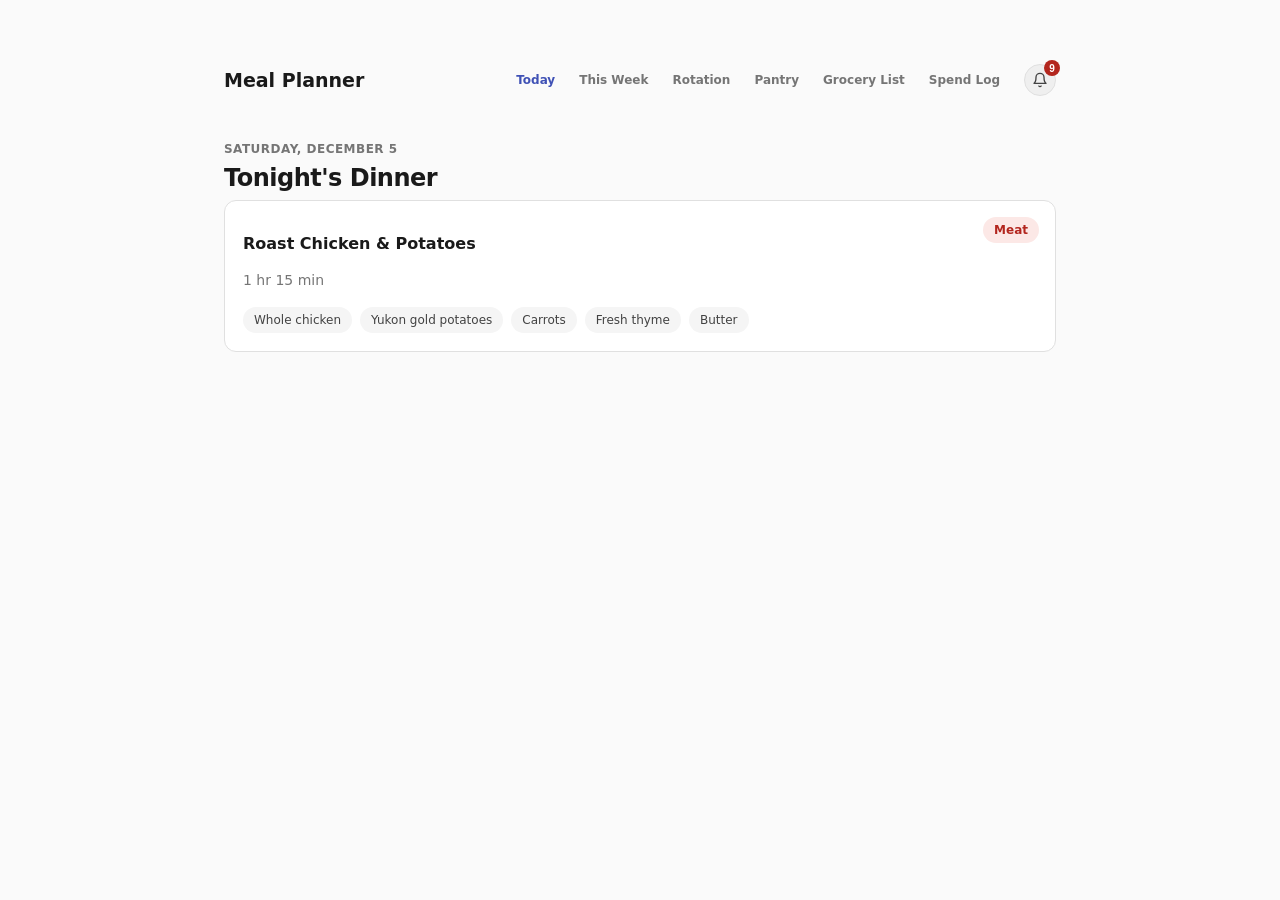
<file: index.html>
<!DOCTYPE html>
<html lang="en">
<head>
<meta charset="utf-8">
<meta name="viewport" content="width=device-width, initial-scale=1">
<title>Meal Planner</title>
<link rel="stylesheet" href="./styles/tokens.css">
<link rel="stylesheet" href="./styles/components.css">
<script src="./data/meals.js" defer></script>
<script src="./data/weeklyPlan.js" defer></script>
<script src="./data/catFoodSchedule.js" defer></script>
<script src="./data/pantry.js" defer></script>
<script src="./scripts/dateUtils.js" defer></script>
<script src="./scripts/planStore.js" defer></script>
<script src="./scripts/mealStore.js" defer></script>
<script src="./scripts/mealTags.js" defer></script>
<script src="./scripts/pantryStore.js" defer></script>
<script src="./scripts/notifications.js" defer></script>
<script src="./scripts/recipeSheet.js" defer></script>
<script src="./scripts/app.js" defer></script>
</head>
<body>
<div class="page">

  <header class="app-header">
    <span class="app-title">Meal Planner</span>
    <div class="app-header-right">
      <nav class="app-nav">
        <a href="./index.html" class="app-nav-link app-nav-link-active">Today</a>
        <a href="./pages/weekly.html" class="app-nav-link">This Week</a>
        <a href="./pages/rotation.html" class="app-nav-link">Rotation</a>
        <a href="./pages/pantry.html" class="app-nav-link">Pantry</a>
        <a href="./pages/grocery.html" class="app-nav-link">Grocery List</a>
        <a href="./pages/spend.html" class="app-nav-link">Spend Log</a>
      </nav>
      <div class="notif-bell-wrap">
        <button type="button" class="btn-icon-round notif-bell-btn" id="notif-bell-btn" aria-label="Notifications">
          <svg width="16" height="16" viewBox="0 0 24 24" fill="none" stroke="currentColor" stroke-width="2" stroke-linecap="round" stroke-linejoin="round" aria-hidden="true"><path d="M6 8a6 6 0 0 1 12 0c0 7 3 9 3 9H3s3-2 3-9"></path><path d="M10.3 21a1.94 1.94 0 0 0 3.4 0"></path></svg>
          <span class="notif-bell-badge" id="notif-bell-badge" hidden></span>
        </button>
        <div class="sheet-overlay" id="notif-overlay" hidden></div>
        <div class="sheet-panel" id="notif-panel" hidden>
          <div class="sheet-panel-header">
            <h2 class="title-h3 sheet-panel-title">Notifications</h2>
            <button type="button" class="btn-icon-round notif-close-btn" id="notif-close-btn" aria-label="Close notifications">×</button>
          </div>
          <div id="notif-list"></div>
        </div>
      </div>
    </div>
  </header>

  <div class="sheet-overlay" id="recipe-overlay" hidden></div>
  <div class="sheet-panel" id="recipe-panel" hidden>
    <div class="sheet-panel-header">
      <h2 class="title-h3 sheet-panel-title" id="recipe-panel-title"></h2>
      <button type="button" class="btn-icon-round" id="recipe-close-btn" aria-label="Close recipe">×</button>
    </div>
    <div id="recipe-panel-body"></div>
  </div>

  <section class="section" aria-labelledby="today-heading">
    <p class="label-eyebrow text-sm" id="today-date"></p>
    <h1 id="today-heading" class="title-h1">Tonight's Dinner</h1>
    <div id="today-meal-card"></div>
  </section>

  <section class="section" id="cat-food-section" aria-labelledby="cat-food-heading" hidden>
    <h2 id="cat-food-heading" class="section-title">Today's Prep</h2>
    <div id="cat-food-card"></div>
  </section>

</div>
</body>
</html>
</file>
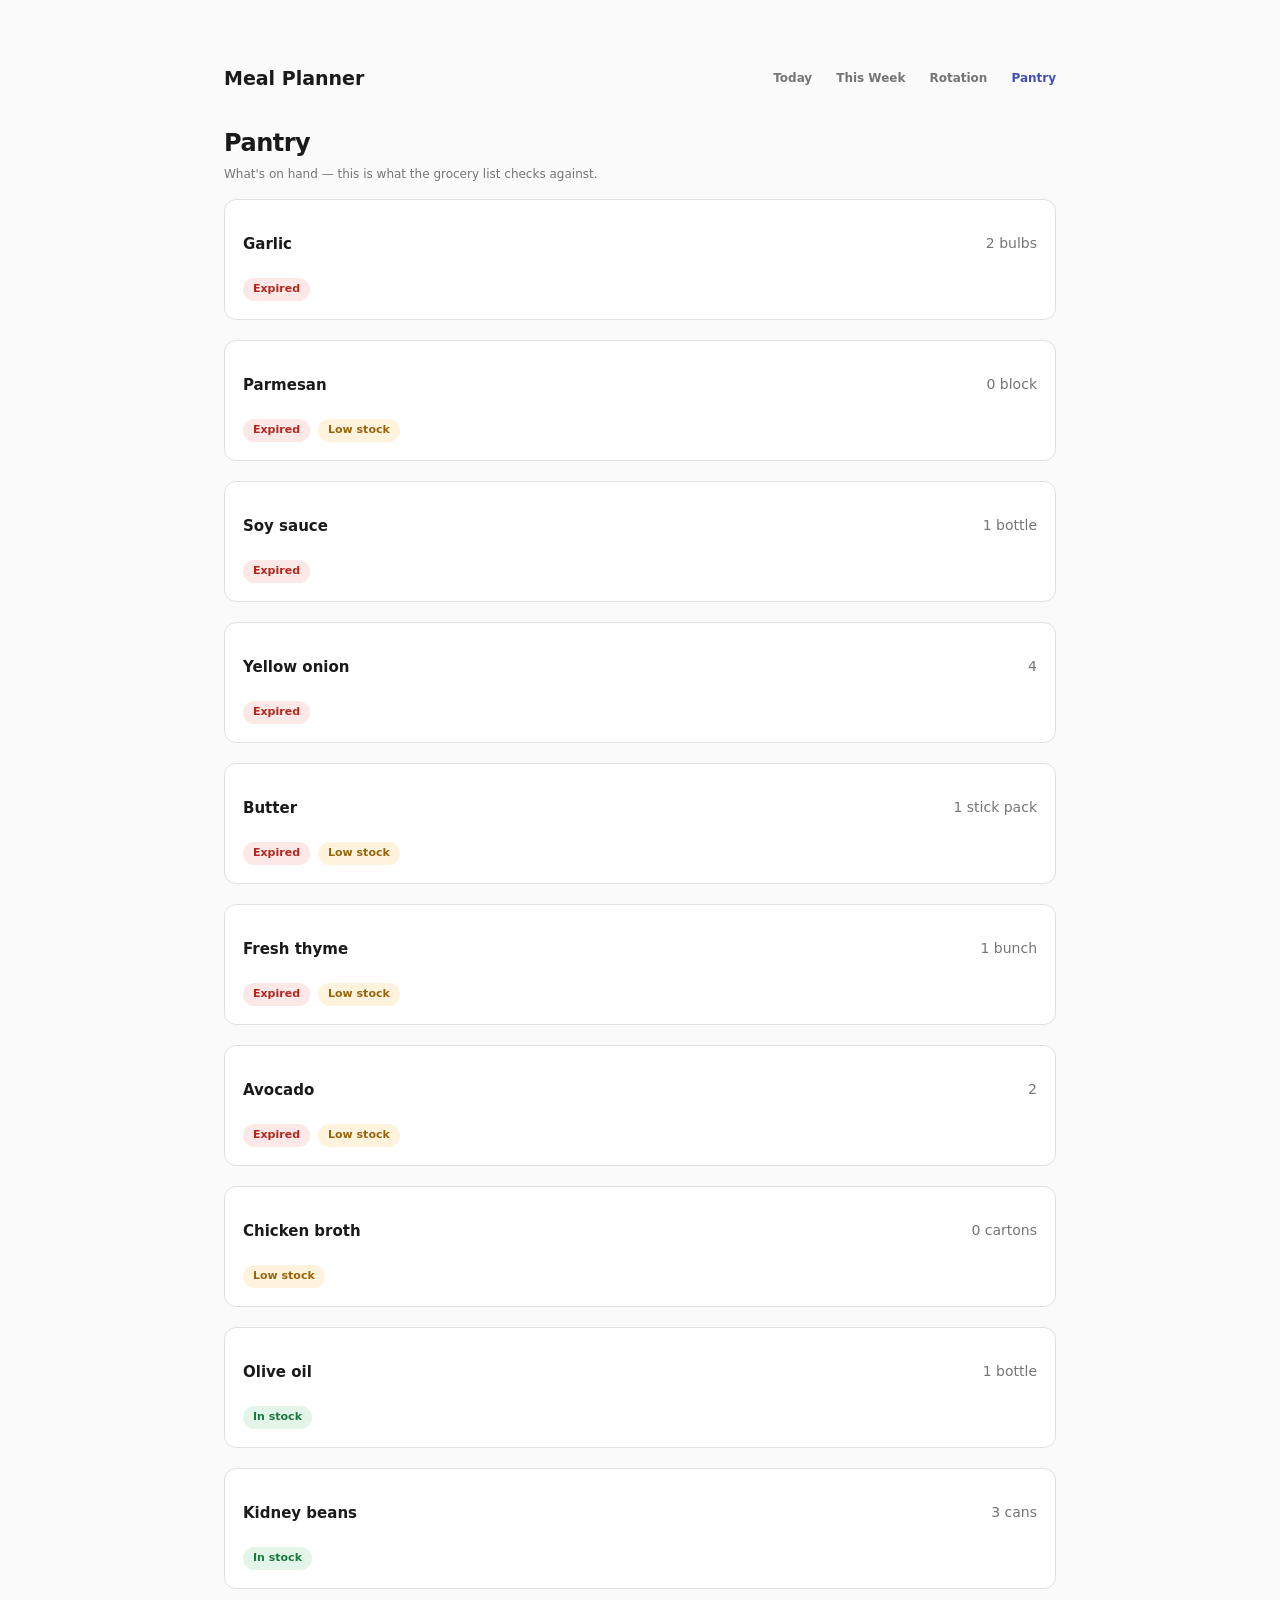
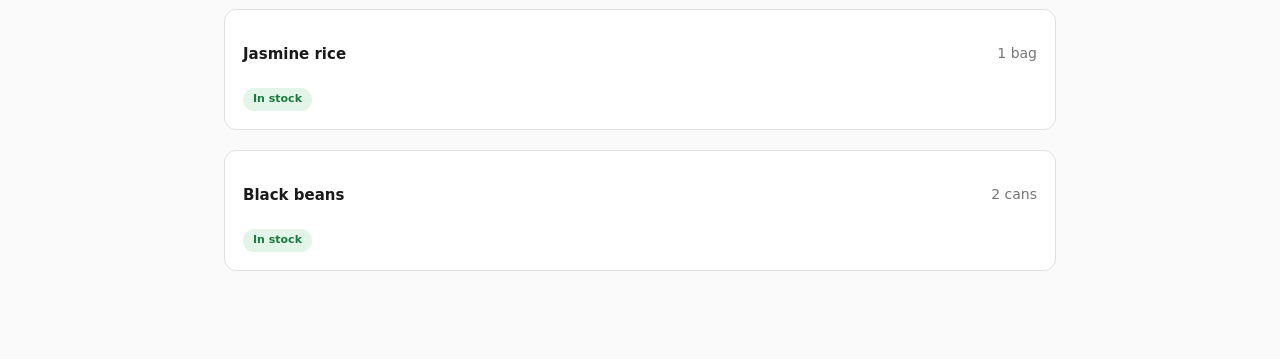
<file: pantry.html>
<!DOCTYPE html>
<html lang="en">
<head>
<meta charset="utf-8">
<meta name="viewport" content="width=device-width, initial-scale=1">
<title>Pantry — Meal Planner</title>
<link rel="stylesheet" href="./styles/tokens.css">
<link rel="stylesheet" href="./styles/components.css">
<script src="./data/pantry.js" defer></script>
<script src="./pantryStore.js" defer></script>
<script src="./pantry.js" defer></script>
</head>
<body>
<div class="page">

  <header class="app-header">
    <span class="app-title">Meal Planner</span>
    <nav class="app-nav">
      <a href="./index.html" class="app-nav-link">Today</a>
      <a href="./weekly.html" class="app-nav-link">This Week</a>
      <a href="./rotation.html" class="app-nav-link">Rotation</a>
      <a href="./pantry.html" class="app-nav-link app-nav-link-active">Pantry</a>
    </nav>
  </header>

  <section class="section" aria-labelledby="pantry-heading">
    <h1 id="pantry-heading" class="title-h1">Pantry</h1>
    <p class="section-desc">What's on hand — this is what the grocery list checks against.</p>
    <div id="pantry-list"></div>
  </section>

</div>
</body>
</html>
</file>
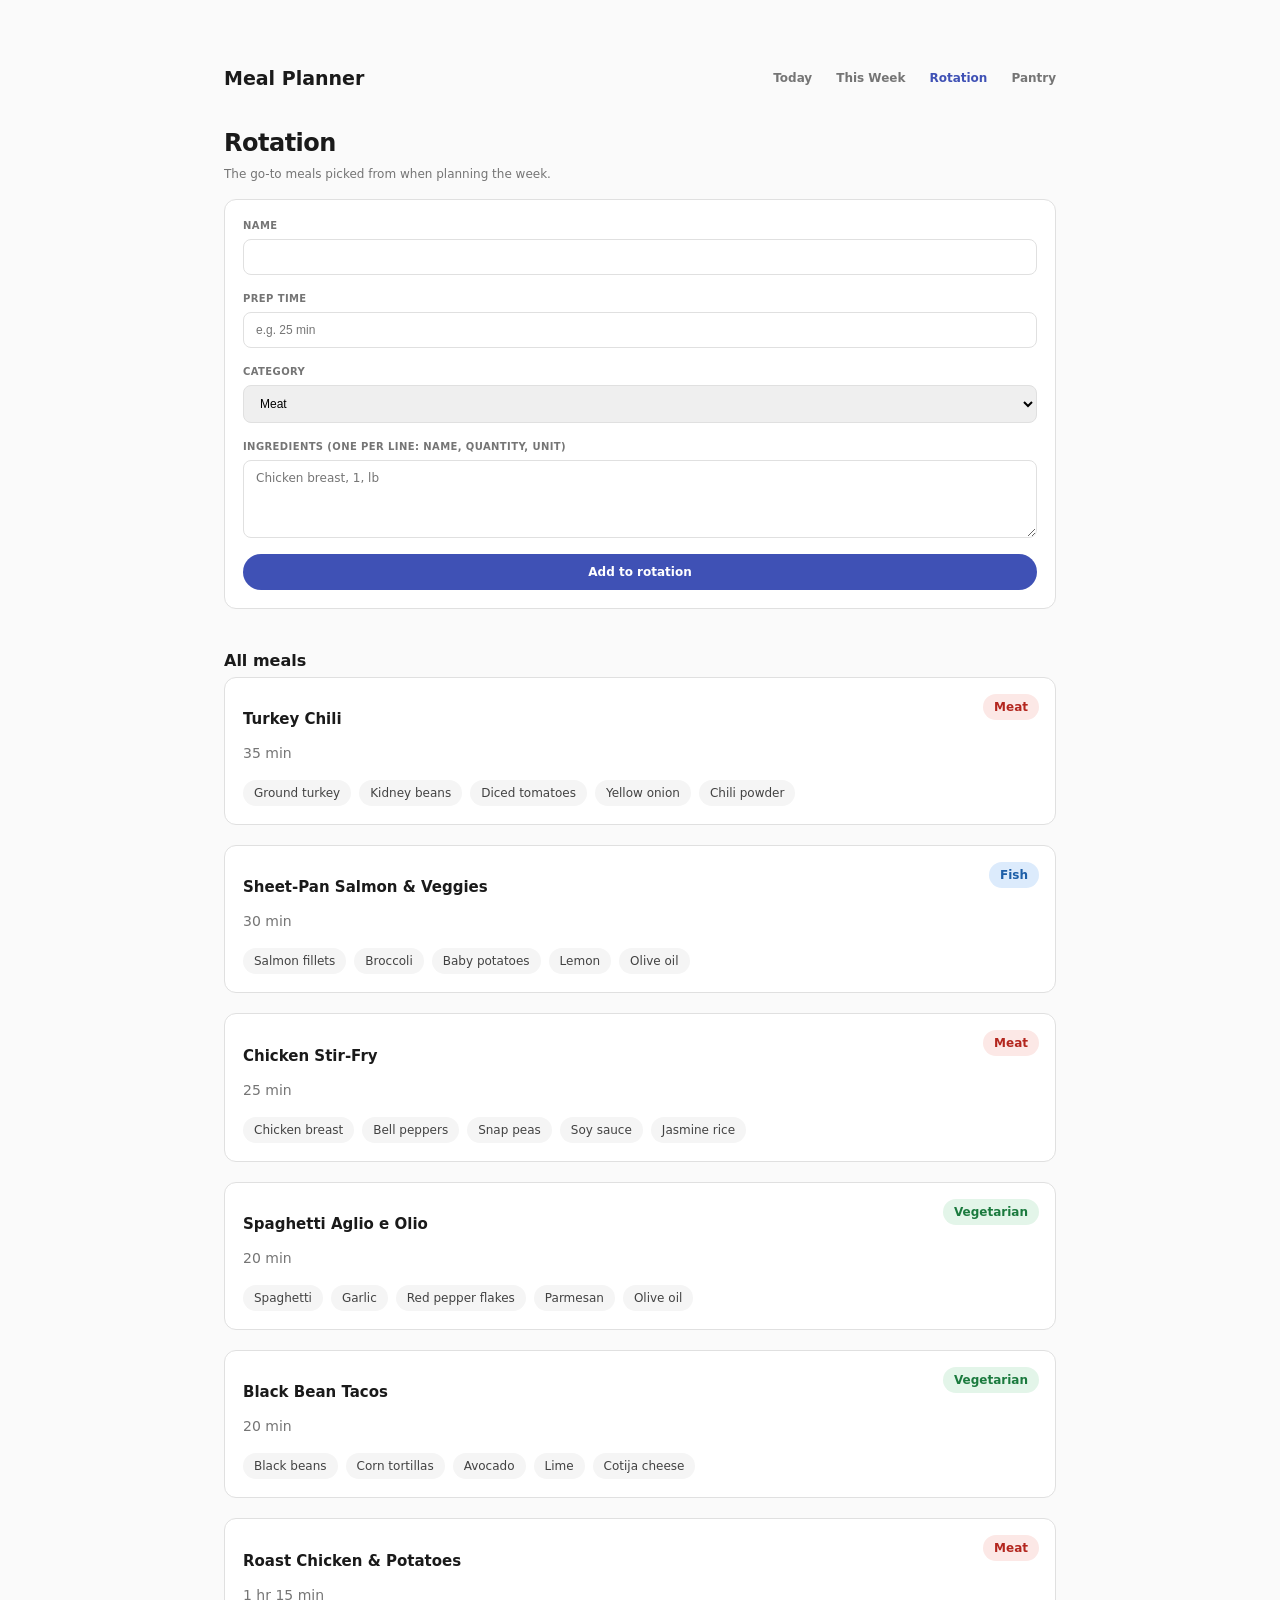
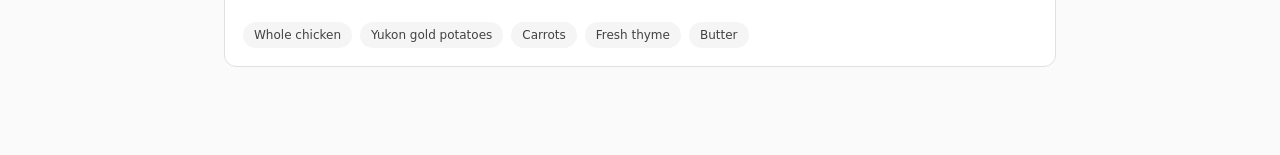
<file: rotation.html>
<!DOCTYPE html>
<html lang="en">
<head>
<meta charset="utf-8">
<meta name="viewport" content="width=device-width, initial-scale=1">
<title>Rotation — Meal Planner</title>
<link rel="stylesheet" href="./styles/tokens.css">
<link rel="stylesheet" href="./styles/components.css">
<script src="./data/meals.js" defer></script>
<script src="./mealStore.js" defer></script>
<script src="./mealTags.js" defer></script>
<script src="./rotation.js" defer></script>
</head>
<body>
<div class="page">

  <header class="app-header">
    <span class="app-title">Meal Planner</span>
    <nav class="app-nav">
      <a href="./index.html" class="app-nav-link">Today</a>
      <a href="./weekly.html" class="app-nav-link">This Week</a>
      <a href="./rotation.html" class="app-nav-link app-nav-link-active">Rotation</a>
      <a href="./pantry.html" class="app-nav-link">Pantry</a>
    </nav>
  </header>

  <section class="section" aria-labelledby="add-meal-heading">
    <h1 id="add-meal-heading" class="title-h1">Rotation</h1>
    <p class="section-desc">The go-to meals picked from when planning the week.</p>
    <form id="add-meal-form" class="card add-meal-form">
      <div class="form-field">
        <label class="label-eyebrow text-2xs" for="meal-name">Name</label>
        <input class="form-input" type="text" id="meal-name" name="name" required>
      </div>
      <div class="form-field">
        <label class="label-eyebrow text-2xs" for="meal-prep-time">Prep time</label>
        <input class="form-input" type="text" id="meal-prep-time" name="prepTime" placeholder="e.g. 25 min">
      </div>
      <div class="form-field">
        <label class="label-eyebrow text-2xs" for="meal-category">Category</label>
        <select class="form-input" id="meal-category" name="category">
          <option value="meat">Meat</option>
          <option value="fish">Fish</option>
          <option value="vegetarian">Vegetarian</option>
        </select>
      </div>
      <div class="form-field">
        <label class="label-eyebrow text-2xs" for="meal-ingredients">Ingredients (one per line: name, quantity, unit)</label>
        <textarea class="form-input add-meal-ingredients" id="meal-ingredients" name="ingredients" rows="4" placeholder="Chicken breast, 1, lb"></textarea>
      </div>
      <button type="submit" class="btn btn-primary">Add to rotation</button>
    </form>
  </section>

  <section class="section" aria-labelledby="rotation-heading">
    <h2 id="rotation-heading" class="section-title">All meals</h2>
    <div id="rotation-list"></div>
  </section>

</div>
</body>
</html>
</file>
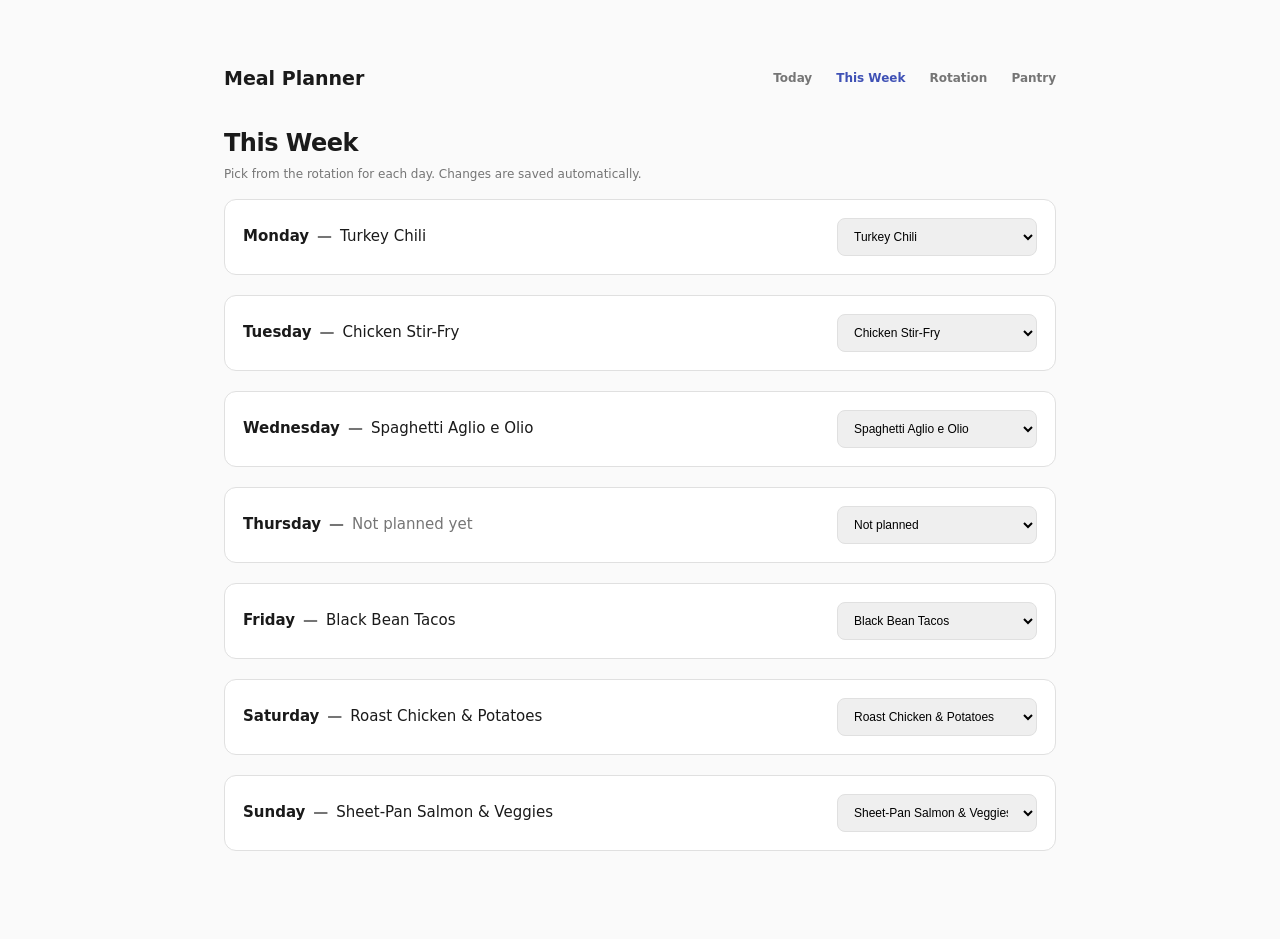
<file: weekly.html>
<!DOCTYPE html>
<html lang="en">
<head>
<meta charset="utf-8">
<meta name="viewport" content="width=device-width, initial-scale=1">
<title>This Week — Meal Planner</title>
<link rel="stylesheet" href="./styles/tokens.css">
<link rel="stylesheet" href="./styles/components.css">
<script src="./data/meals.js" defer></script>
<script src="./data/weeklyPlan.js" defer></script>
<script src="./planStore.js" defer></script>
<script src="./mealStore.js" defer></script>
<script src="./mealTags.js" defer></script>
<script src="./weekly.js" defer></script>
</head>
<body>
<div class="page">

  <header class="app-header">
    <span class="app-title">Meal Planner</span>
    <nav class="app-nav">
      <a href="./index.html" class="app-nav-link">Today</a>
      <a href="./weekly.html" class="app-nav-link app-nav-link-active">This Week</a>
      <a href="./rotation.html" class="app-nav-link">Rotation</a>
      <a href="./pantry.html" class="app-nav-link">Pantry</a>
    </nav>
  </header>

  <section class="section" aria-labelledby="week-heading">
    <h1 id="week-heading" class="title-h1">This Week</h1>
    <p class="section-desc">Pick from the rotation for each day. Changes are saved automatically.</p>
    <div id="week-list"></div>
  </section>

</div>
</body>
</html>
</file>
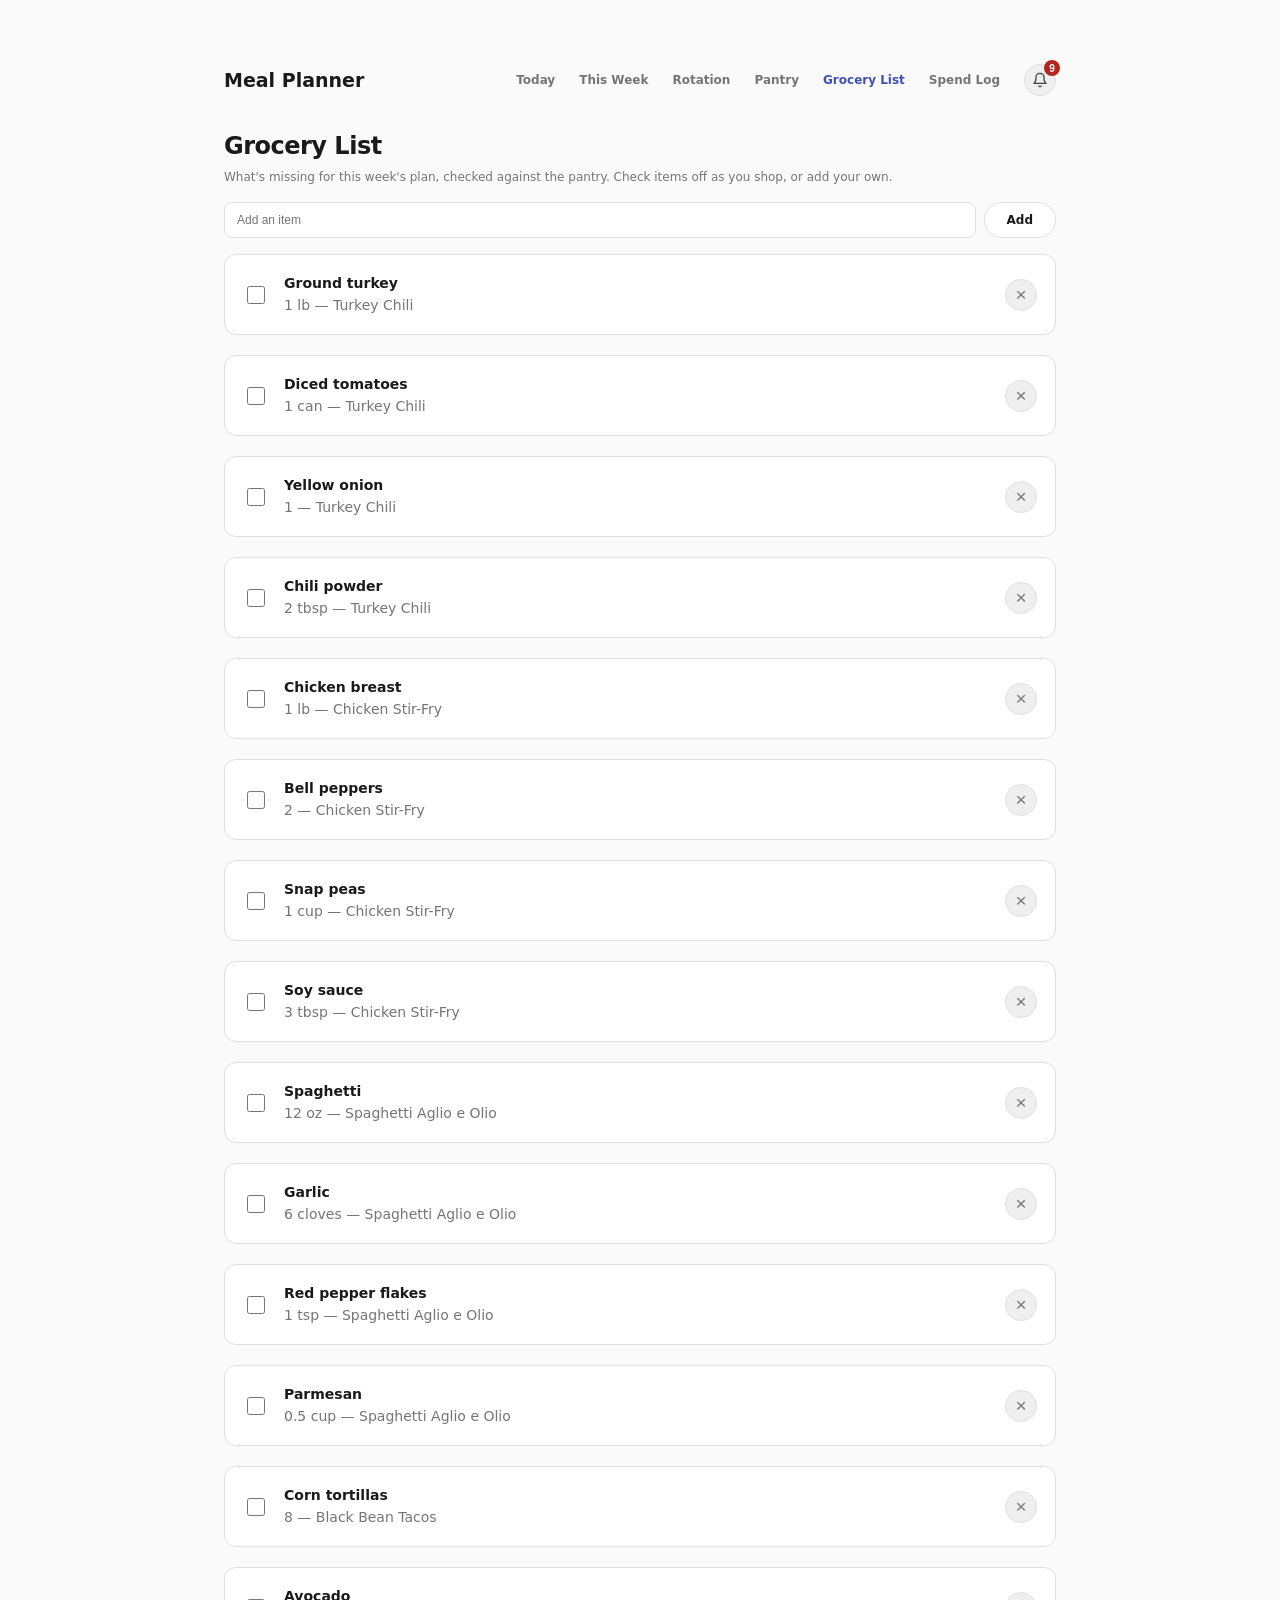
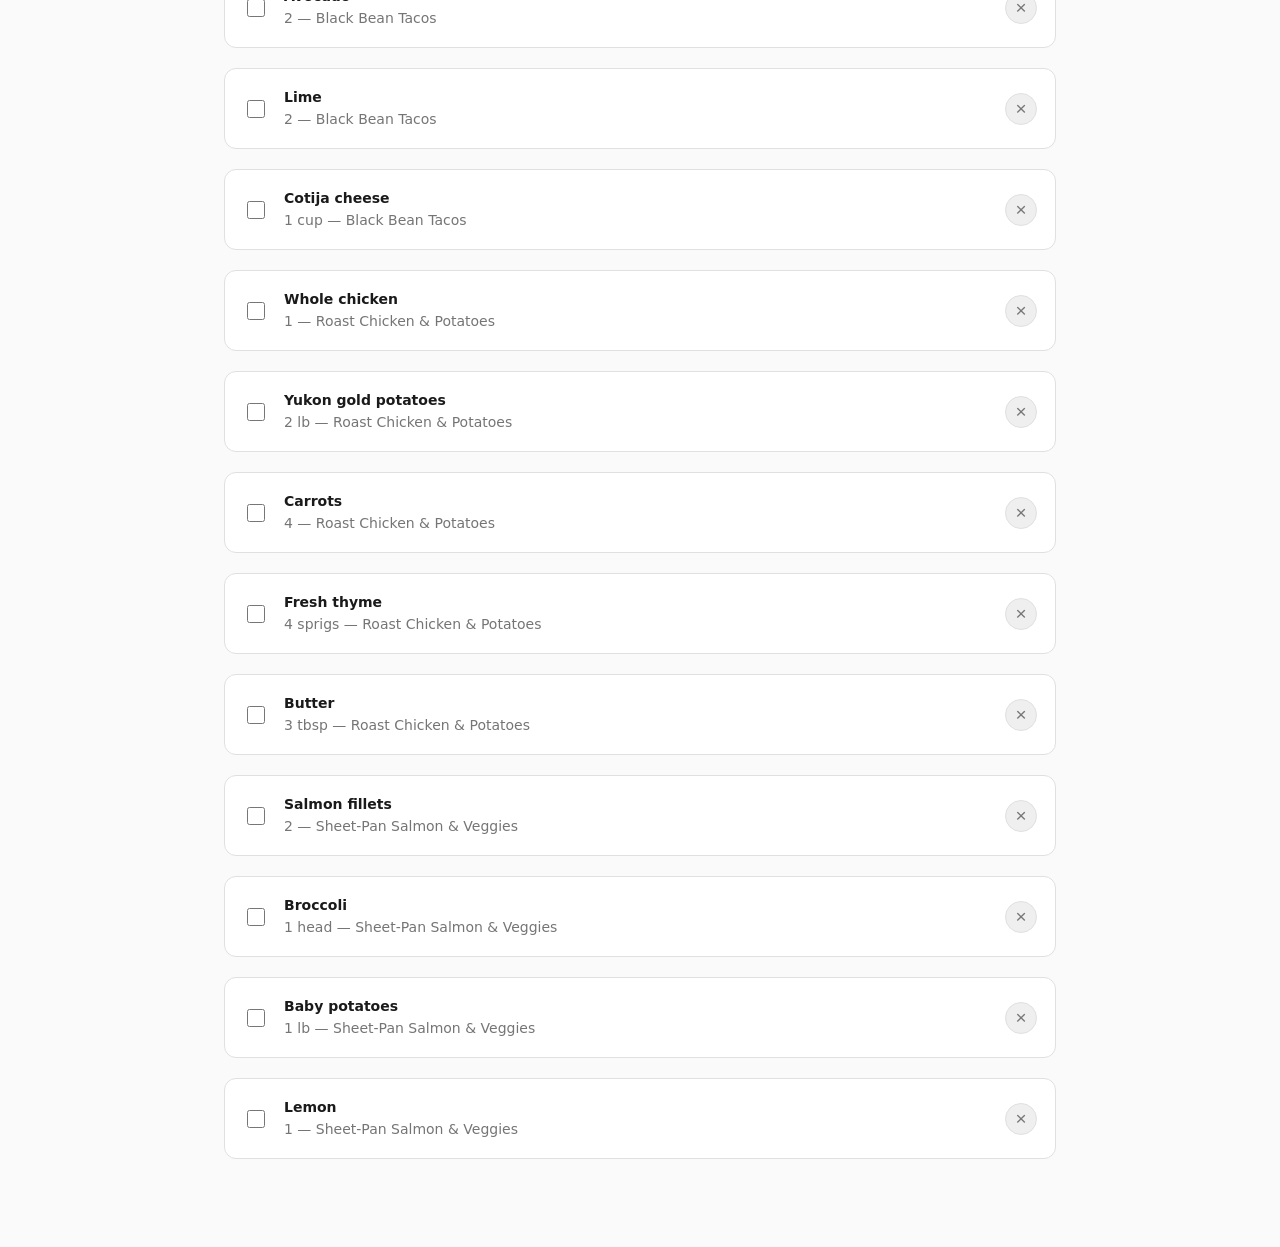
<file: pages/grocery.html>
<!DOCTYPE html>
<html lang="en">
<head>
<meta charset="utf-8">
<meta name="viewport" content="width=device-width, initial-scale=1">
<title>Grocery List — Meal Planner</title>
<link rel="stylesheet" href="../styles/tokens.css">
<link rel="stylesheet" href="../styles/components.css">
<script src="../data/meals.js" defer></script>
<script src="../data/weeklyPlan.js" defer></script>
<script src="../data/catFoodSchedule.js" defer></script>
<script src="../data/pantry.js" defer></script>
<script src="../scripts/dateUtils.js" defer></script>
<script src="../scripts/planStore.js" defer></script>
<script src="../scripts/mealStore.js" defer></script>
<script src="../scripts/pantryStore.js" defer></script>
<script src="../scripts/notifications.js" defer></script>
<script src="../scripts/groceryStore.js" defer></script>
<script src="../scripts/grocery.js" defer></script>
</head>
<body>
<div class="page">

  <header class="app-header">
    <span class="app-title">Meal Planner</span>
    <div class="app-header-right">
      <nav class="app-nav">
        <a href="../index.html" class="app-nav-link">Today</a>
        <a href="./weekly.html" class="app-nav-link">This Week</a>
        <a href="./rotation.html" class="app-nav-link">Rotation</a>
        <a href="./pantry.html" class="app-nav-link">Pantry</a>
        <a href="./grocery.html" class="app-nav-link app-nav-link-active">Grocery List</a>
        <a href="./spend.html" class="app-nav-link">Spend Log</a>
      </nav>
      <div class="notif-bell-wrap">
        <button type="button" class="btn-icon-round notif-bell-btn" id="notif-bell-btn" aria-label="Notifications">
          <svg width="16" height="16" viewBox="0 0 24 24" fill="none" stroke="currentColor" stroke-width="2" stroke-linecap="round" stroke-linejoin="round" aria-hidden="true"><path d="M6 8a6 6 0 0 1 12 0c0 7 3 9 3 9H3s3-2 3-9"></path><path d="M10.3 21a1.94 1.94 0 0 0 3.4 0"></path></svg>
          <span class="notif-bell-badge" id="notif-bell-badge" hidden></span>
        </button>
        <div class="sheet-overlay" id="notif-overlay" hidden></div>
        <div class="sheet-panel" id="notif-panel" hidden>
          <div class="sheet-panel-header">
            <h2 class="title-h3 sheet-panel-title">Notifications</h2>
            <button type="button" class="btn-icon-round notif-close-btn" id="notif-close-btn" aria-label="Close notifications">×</button>
          </div>
          <div id="notif-list"></div>
        </div>
      </div>
    </div>
  </header>

  <section class="section" aria-labelledby="grocery-heading">
    <h1 id="grocery-heading" class="title-h1">Grocery List</h1>
    <p class="section-desc">What's missing for this week's plan, checked against the pantry. Check items off as you shop, or add your own.</p>
    <form id="add-item-form" class="inline-form">
      <input class="form-input inline-form-input" type="text" name="name" placeholder="Add an item" required>
      <button type="submit" class="btn btn-secondary">Add</button>
    </form>
    <div id="grocery-list"></div>
  </section>

</div>
</body>
</html>
</file>
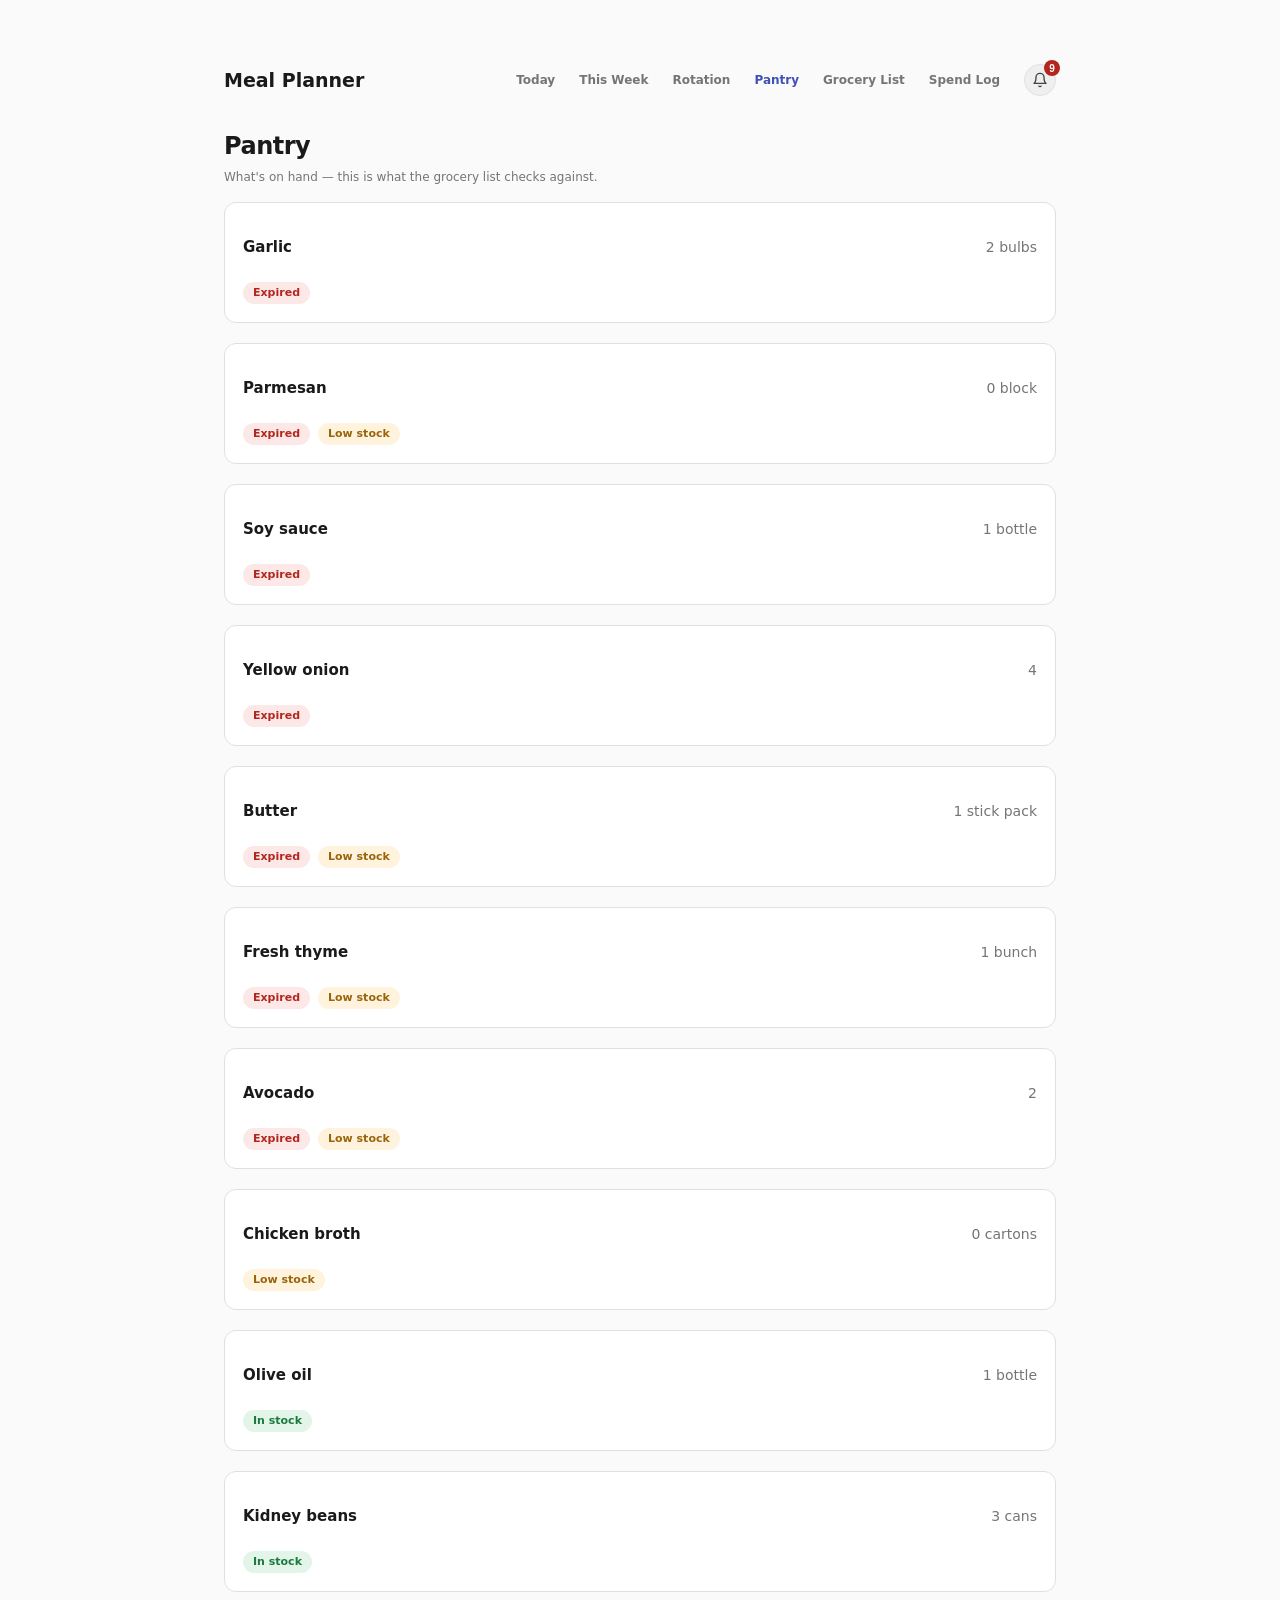
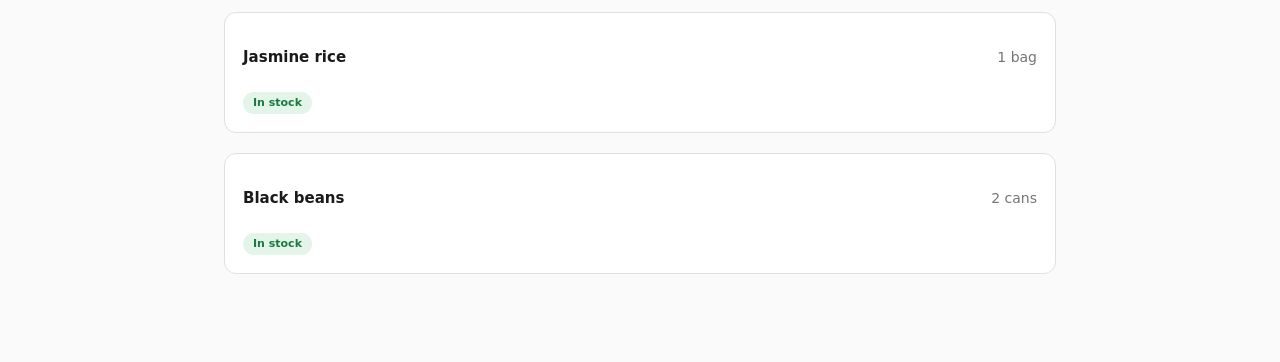
<file: pages/pantry.html>
<!DOCTYPE html>
<html lang="en">
<head>
<meta charset="utf-8">
<meta name="viewport" content="width=device-width, initial-scale=1">
<title>Pantry — Meal Planner</title>
<link rel="stylesheet" href="../styles/tokens.css">
<link rel="stylesheet" href="../styles/components.css">
<script src="../data/meals.js" defer></script>
<script src="../data/weeklyPlan.js" defer></script>
<script src="../data/catFoodSchedule.js" defer></script>
<script src="../data/pantry.js" defer></script>
<script src="../scripts/dateUtils.js" defer></script>
<script src="../scripts/planStore.js" defer></script>
<script src="../scripts/mealStore.js" defer></script>
<script src="../scripts/pantryStore.js" defer></script>
<script src="../scripts/notifications.js" defer></script>
<script src="../scripts/pantry.js" defer></script>
</head>
<body>
<div class="page">

  <header class="app-header">
    <span class="app-title">Meal Planner</span>
    <div class="app-header-right">
      <nav class="app-nav">
        <a href="../index.html" class="app-nav-link">Today</a>
        <a href="./weekly.html" class="app-nav-link">This Week</a>
        <a href="./rotation.html" class="app-nav-link">Rotation</a>
        <a href="./pantry.html" class="app-nav-link app-nav-link-active">Pantry</a>
        <a href="./grocery.html" class="app-nav-link">Grocery List</a>
        <a href="./spend.html" class="app-nav-link">Spend Log</a>
      </nav>
      <div class="notif-bell-wrap">
        <button type="button" class="btn-icon-round notif-bell-btn" id="notif-bell-btn" aria-label="Notifications">
          <svg width="16" height="16" viewBox="0 0 24 24" fill="none" stroke="currentColor" stroke-width="2" stroke-linecap="round" stroke-linejoin="round" aria-hidden="true"><path d="M6 8a6 6 0 0 1 12 0c0 7 3 9 3 9H3s3-2 3-9"></path><path d="M10.3 21a1.94 1.94 0 0 0 3.4 0"></path></svg>
          <span class="notif-bell-badge" id="notif-bell-badge" hidden></span>
        </button>
        <div class="sheet-overlay" id="notif-overlay" hidden></div>
        <div class="sheet-panel" id="notif-panel" hidden>
          <div class="sheet-panel-header">
            <h2 class="title-h3 sheet-panel-title">Notifications</h2>
            <button type="button" class="btn-icon-round notif-close-btn" id="notif-close-btn" aria-label="Close notifications">×</button>
          </div>
          <div id="notif-list"></div>
        </div>
      </div>
    </div>
  </header>

  <section class="section" aria-labelledby="pantry-heading">
    <h1 id="pantry-heading" class="title-h1">Pantry</h1>
    <p class="section-desc">What's on hand — this is what the grocery list checks against.</p>
    <div id="pantry-list"></div>
  </section>

</div>
</body>
</html>
</file>
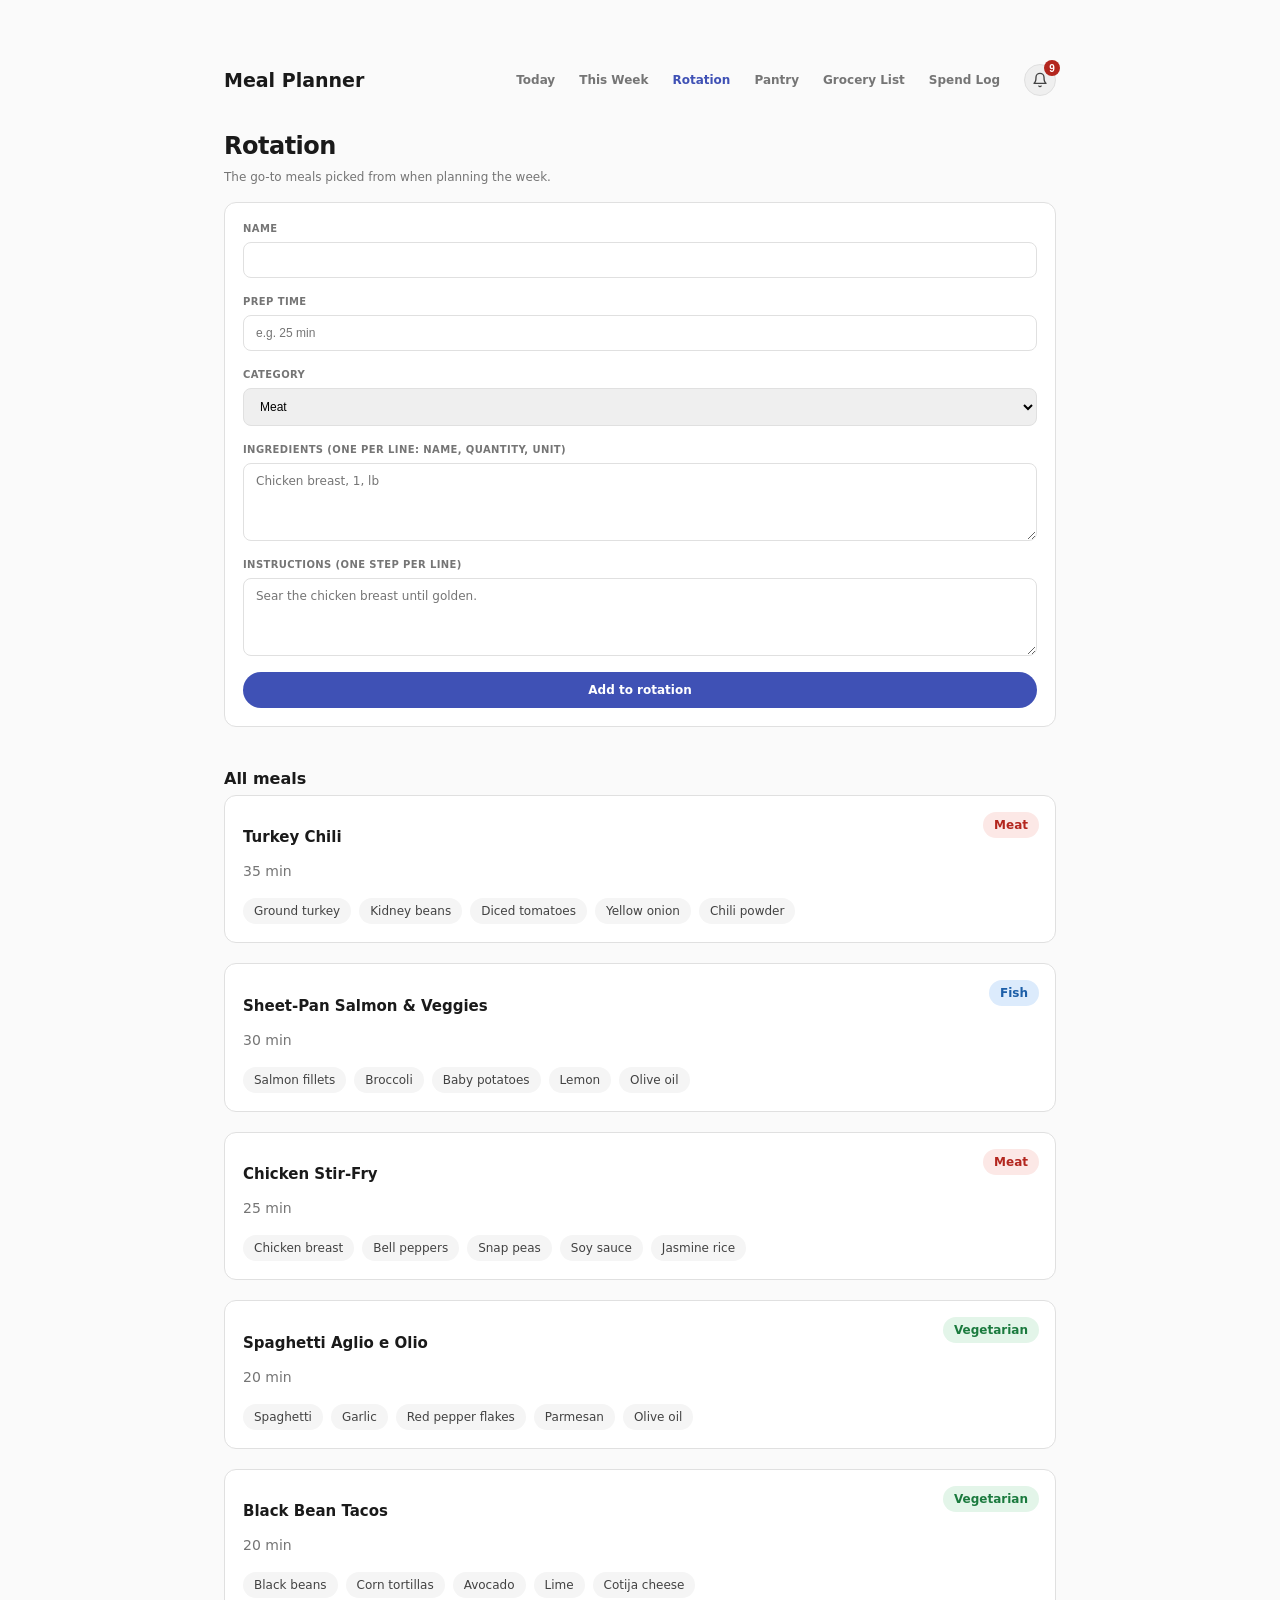
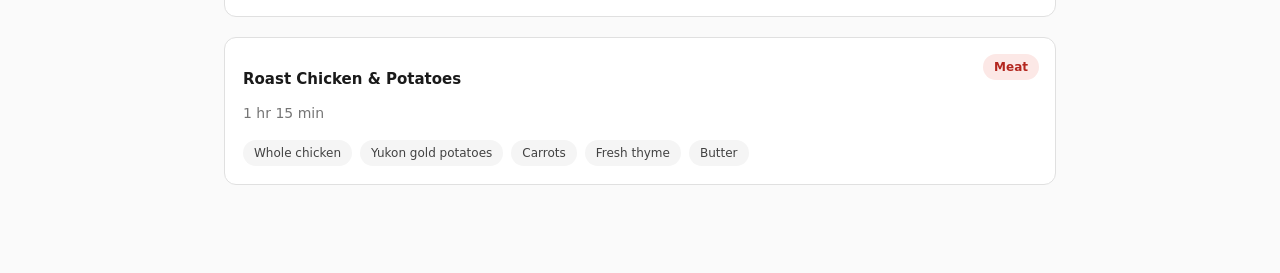
<file: pages/rotation.html>
<!DOCTYPE html>
<html lang="en">
<head>
<meta charset="utf-8">
<meta name="viewport" content="width=device-width, initial-scale=1">
<title>Rotation — Meal Planner</title>
<link rel="stylesheet" href="../styles/tokens.css">
<link rel="stylesheet" href="../styles/components.css">
<script src="../data/meals.js" defer></script>
<script src="../data/weeklyPlan.js" defer></script>
<script src="../data/catFoodSchedule.js" defer></script>
<script src="../data/pantry.js" defer></script>
<script src="../scripts/dateUtils.js" defer></script>
<script src="../scripts/planStore.js" defer></script>
<script src="../scripts/mealStore.js" defer></script>
<script src="../scripts/mealTags.js" defer></script>
<script src="../scripts/pantryStore.js" defer></script>
<script src="../scripts/notifications.js" defer></script>
<script src="../scripts/recipeSheet.js" defer></script>
<script src="../scripts/rotation.js" defer></script>
</head>
<body>
<div class="page">

  <header class="app-header">
    <span class="app-title">Meal Planner</span>
    <div class="app-header-right">
      <nav class="app-nav">
        <a href="../index.html" class="app-nav-link">Today</a>
        <a href="./weekly.html" class="app-nav-link">This Week</a>
        <a href="./rotation.html" class="app-nav-link app-nav-link-active">Rotation</a>
        <a href="./pantry.html" class="app-nav-link">Pantry</a>
        <a href="./grocery.html" class="app-nav-link">Grocery List</a>
        <a href="./spend.html" class="app-nav-link">Spend Log</a>
      </nav>
      <div class="notif-bell-wrap">
        <button type="button" class="btn-icon-round notif-bell-btn" id="notif-bell-btn" aria-label="Notifications">
          <svg width="16" height="16" viewBox="0 0 24 24" fill="none" stroke="currentColor" stroke-width="2" stroke-linecap="round" stroke-linejoin="round" aria-hidden="true"><path d="M6 8a6 6 0 0 1 12 0c0 7 3 9 3 9H3s3-2 3-9"></path><path d="M10.3 21a1.94 1.94 0 0 0 3.4 0"></path></svg>
          <span class="notif-bell-badge" id="notif-bell-badge" hidden></span>
        </button>
        <div class="sheet-overlay" id="notif-overlay" hidden></div>
        <div class="sheet-panel" id="notif-panel" hidden>
          <div class="sheet-panel-header">
            <h2 class="title-h3 sheet-panel-title">Notifications</h2>
            <button type="button" class="btn-icon-round notif-close-btn" id="notif-close-btn" aria-label="Close notifications">×</button>
          </div>
          <div id="notif-list"></div>
        </div>
      </div>
    </div>
  </header>

  <div class="sheet-overlay" id="recipe-overlay" hidden></div>
  <div class="sheet-panel" id="recipe-panel" hidden>
    <div class="sheet-panel-header">
      <h2 class="title-h3 sheet-panel-title" id="recipe-panel-title"></h2>
      <button type="button" class="btn-icon-round" id="recipe-close-btn" aria-label="Close recipe">×</button>
    </div>
    <div id="recipe-panel-body"></div>
  </div>

  <section class="section" aria-labelledby="add-meal-heading">
    <h1 id="add-meal-heading" class="title-h1">Rotation</h1>
    <p class="section-desc">The go-to meals picked from when planning the week.</p>
    <form id="add-meal-form" class="card add-meal-form">
      <div class="form-field">
        <label class="label-eyebrow text-2xs" for="meal-name">Name</label>
        <input class="form-input" type="text" id="meal-name" name="name" required>
      </div>
      <div class="form-field">
        <label class="label-eyebrow text-2xs" for="meal-prep-time">Prep time</label>
        <input class="form-input" type="text" id="meal-prep-time" name="prepTime" placeholder="e.g. 25 min">
      </div>
      <div class="form-field">
        <label class="label-eyebrow text-2xs" for="meal-category">Category</label>
        <select class="form-input" id="meal-category" name="category">
          <option value="meat">Meat</option>
          <option value="fish">Fish</option>
          <option value="vegetarian">Vegetarian</option>
        </select>
      </div>
      <div class="form-field">
        <label class="label-eyebrow text-2xs" for="meal-ingredients">Ingredients (one per line: name, quantity, unit)</label>
        <textarea class="form-input add-meal-ingredients" id="meal-ingredients" name="ingredients" rows="4" placeholder="Chicken breast, 1, lb"></textarea>
      </div>
      <div class="form-field">
        <label class="label-eyebrow text-2xs" for="meal-instructions">Instructions (one step per line)</label>
        <textarea class="form-input add-meal-ingredients" id="meal-instructions" name="instructions" rows="4" placeholder="Sear the chicken breast until golden."></textarea>
      </div>
      <button type="submit" class="btn btn-primary">Add to rotation</button>
    </form>
  </section>

  <section class="section" aria-labelledby="rotation-heading">
    <h2 id="rotation-heading" class="section-title">All meals</h2>
    <div id="rotation-list"></div>
  </section>

</div>
</body>
</html>
</file>
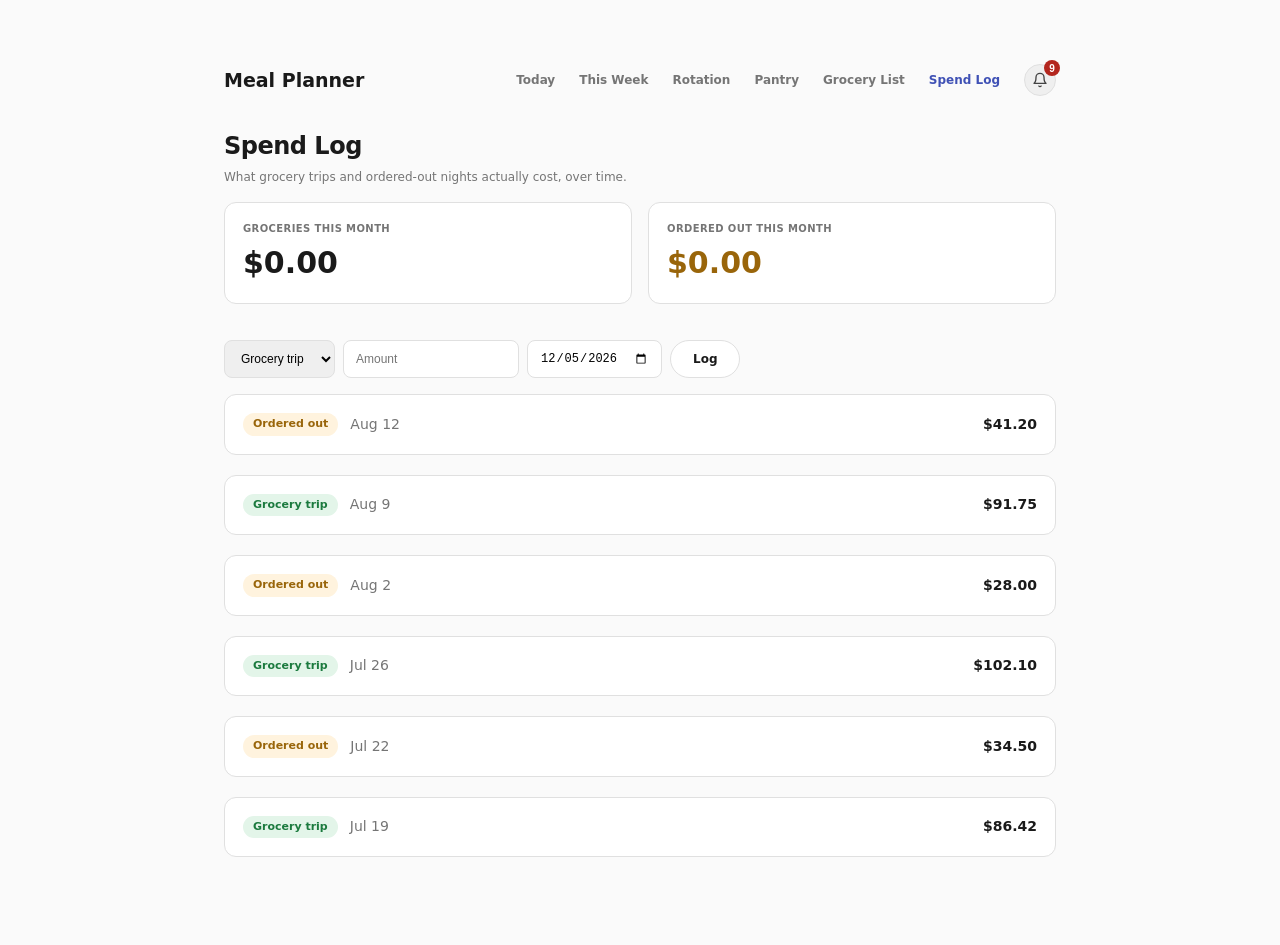
<file: pages/spend.html>
<!DOCTYPE html>
<html lang="en">
<head>
<meta charset="utf-8">
<meta name="viewport" content="width=device-width, initial-scale=1">
<title>Spend Log — Meal Planner</title>
<link rel="stylesheet" href="../styles/tokens.css">
<link rel="stylesheet" href="../styles/components.css">
<script src="../data/meals.js" defer></script>
<script src="../data/weeklyPlan.js" defer></script>
<script src="../data/catFoodSchedule.js" defer></script>
<script src="../data/pantry.js" defer></script>
<script src="../data/spendLog.js" defer></script>
<script src="../scripts/dateUtils.js" defer></script>
<script src="../scripts/planStore.js" defer></script>
<script src="../scripts/mealStore.js" defer></script>
<script src="../scripts/pantryStore.js" defer></script>
<script src="../scripts/notifications.js" defer></script>
<script src="../scripts/spendStore.js" defer></script>
<script src="../scripts/spend.js" defer></script>
</head>
<body>
<div class="page">

  <header class="app-header">
    <span class="app-title">Meal Planner</span>
    <div class="app-header-right">
      <nav class="app-nav">
        <a href="../index.html" class="app-nav-link">Today</a>
        <a href="./weekly.html" class="app-nav-link">This Week</a>
        <a href="./rotation.html" class="app-nav-link">Rotation</a>
        <a href="./pantry.html" class="app-nav-link">Pantry</a>
        <a href="./grocery.html" class="app-nav-link">Grocery List</a>
        <a href="./spend.html" class="app-nav-link app-nav-link-active">Spend Log</a>
      </nav>
      <div class="notif-bell-wrap">
        <button type="button" class="btn-icon-round notif-bell-btn" id="notif-bell-btn" aria-label="Notifications">
          <svg width="16" height="16" viewBox="0 0 24 24" fill="none" stroke="currentColor" stroke-width="2" stroke-linecap="round" stroke-linejoin="round" aria-hidden="true"><path d="M6 8a6 6 0 0 1 12 0c0 7 3 9 3 9H3s3-2 3-9"></path><path d="M10.3 21a1.94 1.94 0 0 0 3.4 0"></path></svg>
          <span class="notif-bell-badge" id="notif-bell-badge" hidden></span>
        </button>
        <div class="sheet-overlay" id="notif-overlay" hidden></div>
        <div class="sheet-panel" id="notif-panel" hidden>
          <div class="sheet-panel-header">
            <h2 class="title-h3 sheet-panel-title">Notifications</h2>
            <button type="button" class="btn-icon-round notif-close-btn" id="notif-close-btn" aria-label="Close notifications">×</button>
          </div>
          <div id="notif-list"></div>
        </div>
      </div>
    </div>
  </header>

  <section class="section" aria-labelledby="spend-heading">
    <h1 id="spend-heading" class="title-h1">Spend Log</h1>
    <p class="section-desc">What grocery trips and ordered-out nights actually cost, over time.</p>

    <div class="spend-summary-row">
      <div class="card spend-summary-card">
        <span class="label-eyebrow text-2xs">Groceries this month</span>
        <span id="summary-grocery" class="spend-summary-value"></span>
      </div>
      <div class="card spend-summary-card">
        <span class="label-eyebrow text-2xs">Ordered out this month</span>
        <span id="summary-ordered-out" class="spend-summary-value spend-summary-value-warning"></span>
      </div>
    </div>

    <form id="add-spend-form" class="inline-form">
      <select class="form-input" name="type">
        <option value="grocery">Grocery trip</option>
        <option value="orderedOut">Ordered out</option>
      </select>
      <input class="form-input" type="number" name="amount" step="0.01" min="0.01" placeholder="Amount" required>
      <input class="form-input" type="date" name="date">
      <button type="submit" class="btn btn-secondary">Log</button>
    </form>

    <div id="spend-list"></div>
  </section>

</div>
</body>
</html>
</file>
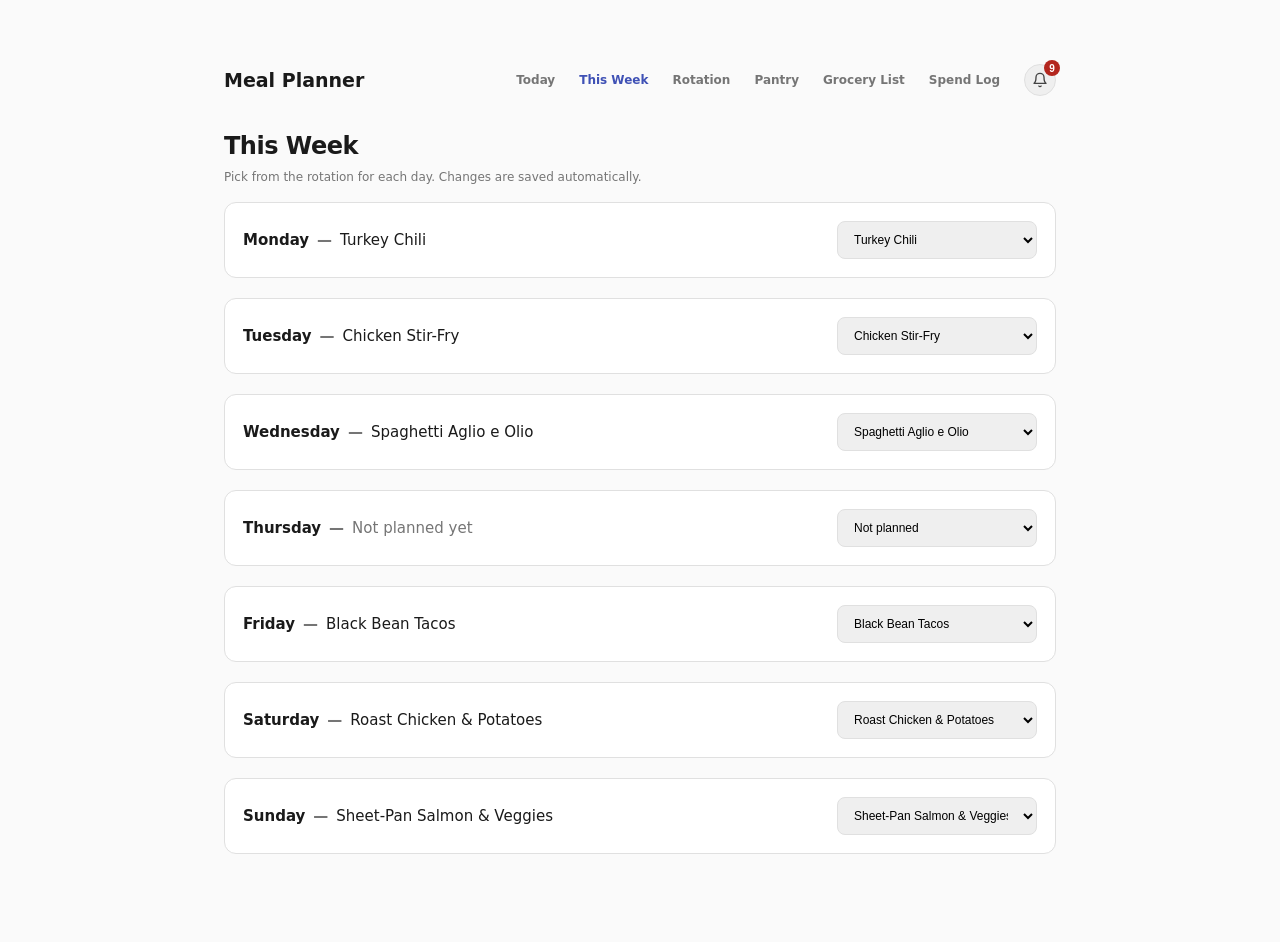
<file: pages/weekly.html>
<!DOCTYPE html>
<html lang="en">
<head>
<meta charset="utf-8">
<meta name="viewport" content="width=device-width, initial-scale=1">
<title>This Week — Meal Planner</title>
<link rel="stylesheet" href="../styles/tokens.css">
<link rel="stylesheet" href="../styles/components.css">
<script src="../data/meals.js" defer></script>
<script src="../data/weeklyPlan.js" defer></script>
<script src="../data/catFoodSchedule.js" defer></script>
<script src="../data/pantry.js" defer></script>
<script src="../scripts/dateUtils.js" defer></script>
<script src="../scripts/planStore.js" defer></script>
<script src="../scripts/mealStore.js" defer></script>
<script src="../scripts/mealTags.js" defer></script>
<script src="../scripts/pantryStore.js" defer></script>
<script src="../scripts/notifications.js" defer></script>
<script src="../scripts/recipeSheet.js" defer></script>
<script src="../scripts/weekly.js" defer></script>
</head>
<body>
<div class="page">

  <header class="app-header">
    <span class="app-title">Meal Planner</span>
    <div class="app-header-right">
      <nav class="app-nav">
        <a href="../index.html" class="app-nav-link">Today</a>
        <a href="./weekly.html" class="app-nav-link app-nav-link-active">This Week</a>
        <a href="./rotation.html" class="app-nav-link">Rotation</a>
        <a href="./pantry.html" class="app-nav-link">Pantry</a>
        <a href="./grocery.html" class="app-nav-link">Grocery List</a>
        <a href="./spend.html" class="app-nav-link">Spend Log</a>
      </nav>
      <div class="notif-bell-wrap">
        <button type="button" class="btn-icon-round notif-bell-btn" id="notif-bell-btn" aria-label="Notifications">
          <svg width="16" height="16" viewBox="0 0 24 24" fill="none" stroke="currentColor" stroke-width="2" stroke-linecap="round" stroke-linejoin="round" aria-hidden="true"><path d="M6 8a6 6 0 0 1 12 0c0 7 3 9 3 9H3s3-2 3-9"></path><path d="M10.3 21a1.94 1.94 0 0 0 3.4 0"></path></svg>
          <span class="notif-bell-badge" id="notif-bell-badge" hidden></span>
        </button>
        <div class="sheet-overlay" id="notif-overlay" hidden></div>
        <div class="sheet-panel" id="notif-panel" hidden>
          <div class="sheet-panel-header">
            <h2 class="title-h3 sheet-panel-title">Notifications</h2>
            <button type="button" class="btn-icon-round notif-close-btn" id="notif-close-btn" aria-label="Close notifications">×</button>
          </div>
          <div id="notif-list"></div>
        </div>
      </div>
    </div>
  </header>

  <div class="sheet-overlay" id="recipe-overlay" hidden></div>
  <div class="sheet-panel" id="recipe-panel" hidden>
    <div class="sheet-panel-header">
      <h2 class="title-h3 sheet-panel-title" id="recipe-panel-title"></h2>
      <button type="button" class="btn-icon-round" id="recipe-close-btn" aria-label="Close recipe">×</button>
    </div>
    <div id="recipe-panel-body"></div>
  </div>

  <section class="section" aria-labelledby="week-heading">
    <h1 id="week-heading" class="title-h1">This Week</h1>
    <p class="section-desc">Pick from the rotation for each day. Changes are saved automatically.</p>
    <div id="week-list"></div>
  </section>

</div>
</body>
</html>
</file>
<file: styles/tokens.css>
/* Design tokens — starting point.
 * This file is a generic, Material-Design-adjacent token set meant to be
 * swapped out per product: replace the color scale, font stack, and radius
 * values below with your brand's own, but keep the custom-property names
 * (--color-*, --space-*, --font-*, --radius-*) so shared style-builder
 * functions and components stay a drop-in fit. No framework/bundler
 * required — this is plain CSS loaded via <link>.
 */
:root {
  /* Font stack — system-ui is used by default so the boilerplate renders
     correctly with zero extra downloads. Swap in a webfont (e.g. via
     @font-face or a <link> to Google Fonts) and update this variable to
     match your product's type identity. */
  --font-family-base: system-ui, -apple-system, "Segoe UI", Roboto, Inter, Helvetica, Arial, sans-serif;

  /* Core neutral color — the default UI text/surface color. Swap for your
     brand's ink color; keep it dark enough for AA contrast on white. */
  --color-black: #1A1A1A;
  --color-white: #FFFFFF;

  /* Primary — the default interactive/action color (buttons, links, focus
     rings). A neutral indigo/blue placeholder; replace with your brand color. */
  --color-primary: #3F51B5;
  --color-primary-hover: #303F9F;
  --color-primary-dark: #1A237E;

  /* Neutral gray ramp — used for borders, muted text, and surfaces. */
  --color-gray-50: #FAFAFA;
  --color-gray-100: #F5F5F5;
  --color-gray-200: #E0E0E0;
  --color-gray-300: #BDBDBD;
  --color-gray-600: #757575;
  --color-gray-700: #424242;

  /* Semantic status colors (background / foreground pairs) — success,
     warning, danger. Use these instead of ad hoc greens/reds/ambers. */
  --color-status-success-bg: #E3F5E9;
  --color-status-success-fg: #1B7A3E;
  --color-status-warning-bg: #FFF3DE;
  --color-status-warning-fg: #99650A;
  --color-status-danger-bg: #FCE8E6;
  --color-status-danger-fg: #B3261E;
  --color-status-info-bg: #DCEBFC;
  --color-status-info-fg: #1D5FA8;
  --color-status-neutral-bg: #F5F5F5;
  --color-status-neutral-fg: #757575;

  /* 8px spacing scale */
  --space-1: 4px;
  --space-2: 8px;
  --space-3: 16px;
  --space-4: 24px;
  --space-5: 32px;
  --space-6: 40px;
  --space-7: 48px;

  /* Body-text type scale */
  --font-size-2xs: 10px;
  --font-size-xs: 11px;
  --font-size-sm: 12px;
  --font-size-base: 14px;
  --font-size-md: 15px;
  --font-size-lg: 19px;

  /* Display type scale — large one-off numerals (KPI values, hero stats). */
  --font-size-16: 16px;
  --font-size-18: 18px;
  --font-size-22: 22px;
  --font-size-24: 24px;
  --font-size-28: 28px;
  --font-size-30: 30px;
  --font-size-32: 32px;

  /* Font weight scale */
  --font-weight-regular: 400;
  --font-weight-medium: 500;
  --font-weight-semibold: 600;
  --font-weight-bold: 700;
  --font-weight-heavy: 800;

  /* Heading/body typographic roles — the actual named hierarchy (h1/h2/h3/body).
     Aliased onto the raw scale above so there's one place that defines "what size
     is a page title" vs. "what size is 24px" — use these for real heading/paragraph
     elements; keep using the raw --font-size-* scale for non-heading text (chips,
     buttons, table cells, badges) where a heading role doesn't apply. */
  --font-size-h1: var(--font-size-24);
  --font-weight-h1: var(--font-weight-heavy);
  --font-size-h2: var(--font-size-16);
  --font-weight-h2: var(--font-weight-bold);
  --font-size-h3: var(--font-size-md);
  --font-weight-h3: var(--font-weight-bold);
  --font-size-body-lead: var(--font-size-base);
  --font-size-body: var(--font-size-sm);
  --font-weight-body: var(--font-weight-regular);
  --font-size-logo: var(--font-size-lg);
  --font-weight-logo: var(--font-weight-bold);

  /* Border radius */
  --radius-page: 12px;
  --radius-inline: 8px;
  --radius-pill: 999px;
  --radius-circle: 50%;

  /* Default hairline border color */
  --color-border-default: var(--color-gray-200);

  /* Motion — kept short and consistent; used for hover/focus/press feedback
     and enter animations (side sheets, sheet overlays). */
  --transition-fast: 140ms ease;
  --transition-base: 200ms cubic-bezier(0.16, 1, 0.3, 1);
}

/* ---------------------------------------------------------------------
 * Layout utilities
 * ------------------------------------------------------------------- */
.flex-row { display: flex; align-items: center; }
.flex-row-between { display: flex; align-items: center; justify-content: space-between; }
.flex-col { display: flex; flex-direction: column; }
.flex-shrink-0 { flex-shrink: 0; }
.inline-flex { display: inline-flex; }
.text-muted { color: var(--color-gray-600); }
.text-default { color: var(--color-black); }

.gap-6 { gap: 6px; }
.gap-8 { gap: var(--space-2); }
.gap-10 { gap: 10px; }
.gap-12 { gap: 12px; }

/* ---------------------------------------------------------------------
 * Card
 * ------------------------------------------------------------------- */
.card {
  position: relative;
  background: var(--color-white);
  border: 1px solid var(--color-border-default);
  border-radius: var(--radius-page);
  padding: 18px;
  margin-bottom: 20px;
  transition: border-color var(--transition-fast);
}
.card:hover {
  border-color: var(--color-gray-300);
}

/* ---------------------------------------------------------------------
 * Chip / pill / badge shape — pair with the status bg+fg token pairs
 * above for color; this class only sets the shape.
 * ------------------------------------------------------------------- */
.chip-pill {
  display: inline-flex;
  align-items: center;
  border-radius: var(--radius-pill);
  padding: 4px 11px;
  font-size: var(--font-size-sm);
}

/* ---------------------------------------------------------------------
 * Eyebrow label (uppercase section/field label)
 * ------------------------------------------------------------------- */
.label-eyebrow {
  display: block;
  color: var(--color-gray-600);
  font-weight: var(--font-weight-semibold);
  text-transform: uppercase;
  letter-spacing: 0.04em;
  margin-bottom: 2px;
}
.label-eyebrow.text-2xs { font-size: var(--font-size-2xs); }
.label-eyebrow.text-sm { font-size: var(--font-size-sm); }

/* ---------------------------------------------------------------------
 * Form input
 * ------------------------------------------------------------------- */
.form-input {
  border: 1px solid var(--color-border-default);
  border-radius: var(--radius-inline);
  padding: 10px 12px;
  font-size: var(--font-size-sm);
  transition: border-color var(--transition-fast);
}
.form-input:focus {
  border-color: var(--color-primary);
  outline: none;
}

/* ---------------------------------------------------------------------
 * Headings
 * ------------------------------------------------------------------- */
.title-h1 {
  font-size: var(--font-size-h1);
  font-weight: var(--font-weight-h1);
  margin: 0 0 4px 0;
  letter-spacing: -0.5px;
}
.title-h2 {
  font-size: var(--font-size-h2);
  font-weight: var(--font-weight-h2);
}
.title-h3 {
  font-size: var(--font-size-h3);
  font-weight: var(--font-weight-h3);
}

/* ---------------------------------------------------------------------
 * Round icon button (32x32)
 * ------------------------------------------------------------------- */
.btn-icon-round {
  display: flex;
  align-items: center;
  justify-content: center;
  width: 32px;
  height: 32px;
  border: 1px solid var(--color-border-default);
  border-radius: var(--radius-pill);
  cursor: pointer;
  transition: border-color var(--transition-fast), transform var(--transition-fast);
}
.btn-icon-round:hover {
  border-color: var(--color-gray-300);
}
.btn-icon-round:active {
  transform: scale(0.93);
}

/* ---------------------------------------------------------------------
 * Sidebar nav item
 * ------------------------------------------------------------------- */
.sidebar-item {
  display: flex;
  align-items: center;
  gap: 12px;
  padding: 12px 8px;
  font-weight: var(--font-weight-semibold);
  cursor: pointer;
}

/* ---------------------------------------------------------------------
 * Motion — global interactive feedback and panel enter animation.
 * Deliberately restrained: opacity/border/transform only, no drop
 * shadows.
 * ------------------------------------------------------------------- */
button {
  transition: transform var(--transition-fast), opacity var(--transition-fast);
}
button:not(:disabled):hover {
  opacity: 0.82;
}
button:not(:disabled):active {
  transform: scale(0.97);
  opacity: 1;
}
button:disabled {
  cursor: not-allowed;
}

@keyframes panel-slide-in {
  from { transform: translateX(16px); opacity: 0; }
  to { transform: translateX(0); opacity: 1; }
}
</file>
<file: styles/components.css>
/**
 * components.css
 *
 * Reusable component styles (buttons, cards, chips, status pills) plus
 * Meal Planner's page-specific styles. Kept together in a single file per
 * project preference for a simpler two-file split: tokens.css +
 * components.css — no separate per-page or per-component stylesheets.
 */
* { box-sizing: border-box; }
body {
  margin: 0;
  background: var(--color-gray-50);
  color: var(--color-black);
  font-family: var(--font-family-base);
  font-size: var(--font-size-base);
  line-height: 1.5;
}
:focus-visible {
  outline: 2px solid var(--color-primary);
  outline-offset: 2px;
  border-radius: 2px;
}
a {
  color: var(--color-primary);
}
a:hover {
  color: var(--color-primary-hover);
}

.page {
  max-width: 880px;
  margin: 0 auto;
  padding: var(--space-7) var(--space-4) var(--space-7);
}

/* -------------------------------------------------------------
 * App header
 * ----------------------------------------------------------- */
.app-header {
  display: flex;
  align-items: center;
  justify-content: space-between;
  padding: var(--space-3) 0 var(--space-5);
}
.app-title {
  font-size: var(--font-size-logo);
  font-weight: var(--font-weight-logo);
}
.app-header-right {
  display: flex;
  align-items: center;
  gap: var(--space-4);
}
.app-nav {
  display: flex;
  gap: var(--space-4);
}
.app-nav-link {
  color: var(--color-gray-600);
  font-size: var(--font-size-sm);
  font-weight: var(--font-weight-semibold);
  text-decoration: none;
}
.app-nav-link:hover {
  color: var(--color-black);
}
.app-nav-link-active {
  color: var(--color-primary);
}

/* -------------------------------------------------------------
 * Side sheet — shared overlay/panel primitive, used by both the
 * notifications sheet and the recipe detail sheet.
 * ----------------------------------------------------------- */
.sheet-overlay {
  position: fixed;
  inset: 0;
  background: rgba(0, 0, 0, 0.32);
  z-index: 20;
}
.sheet-panel {
  position: fixed;
  top: 0;
  right: 0;
  bottom: 0;
  width: 360px;
  max-width: 90vw;
  overflow-y: auto;
  padding: var(--space-4);
  margin: 0;
  background: var(--color-white);
  border-left: 1px solid var(--color-border-default);
  z-index: 21;
  animation: panel-slide-in var(--transition-base);
}
.sheet-panel-header {
  display: flex;
  align-items: center;
  justify-content: space-between;
  margin-bottom: var(--space-3);
}
.sheet-panel-title {
  margin: 0;
}

/* -------------------------------------------------------------
 * Recipe detail sheet content
 * ----------------------------------------------------------- */
.recipe-openable {
  cursor: pointer;
}
.recipe-sheet-meta {
  display: flex;
  align-items: center;
  gap: var(--space-2);
  margin-bottom: var(--space-4);
}
.recipe-sheet-section-title {
  margin: var(--space-4) 0 var(--space-2);
}
.recipe-sheet-section-title:first-of-type {
  margin-top: 0;
}
.recipe-instructions {
  margin: 0;
  padding-left: 20px;
  display: flex;
  flex-direction: column;
  gap: var(--space-2);
}
.recipe-instructions li {
  font-size: var(--font-size-sm);
}

/* -------------------------------------------------------------
 * Notification bell
 * ----------------------------------------------------------- */
.notif-bell-wrap {
  position: relative;
  display: inline-flex;
}
.notif-bell-btn {
  color: var(--color-gray-700);
}
.notif-bell-badge {
  position: absolute;
  top: -4px;
  right: -4px;
  min-width: 16px;
  height: 16px;
  padding: 0 4px;
  border-radius: var(--radius-pill);
  background: var(--color-status-danger-fg);
  color: var(--color-white);
  font-size: var(--font-size-2xs);
  font-weight: var(--font-weight-semibold);
  display: flex;
  align-items: center;
  justify-content: center;
}
.notif-card {
  display: flex;
  align-items: flex-start;
  justify-content: space-between;
  gap: var(--space-3);
  padding: var(--space-3);
}
.notif-card-read {
  background: var(--color-gray-50);
}
.notif-card-label {
  display: flex;
  align-items: flex-start;
  gap: var(--space-2);
  cursor: pointer;
}
.notif-card-checkbox {
  flex-shrink: 0;
  width: 18px;
  height: 18px;
  margin-top: 2px;
  accent-color: var(--color-primary);
}
.notif-dot {
  flex-shrink: 0;
  width: 8px;
  height: 8px;
  border-radius: var(--radius-circle);
  margin-top: 5px;
}
.notif-dot-warning {
  background: var(--color-status-warning-fg);
}
.notif-dot-danger {
  background: var(--color-status-danger-fg);
}
.notif-card-message {
  font-size: var(--font-size-sm);
}
.notif-card-read .notif-card-message {
  color: var(--color-gray-600);
}
.notif-empty {
  padding: var(--space-2);
  margin: 0;
}

/* -------------------------------------------------------------
 * Section shell
 * ----------------------------------------------------------- */
.section {
  margin-bottom: var(--space-6);
}
.section-title {
  font-size: var(--font-size-h2);
  font-weight: var(--font-weight-h2);
  margin: 0 0 var(--space-1);
}
.section-desc {
  color: var(--color-gray-600);
  font-size: var(--font-size-sm);
  margin: 0 0 var(--space-3);
}

/* -------------------------------------------------------------
 * Today's meal card
 * ----------------------------------------------------------- */
.meal-card-preptime {
  margin: 0;
}
.meal-card-empty {
  text-align: left;
}
.meal-card-empty-title {
  font-size: var(--font-size-h3);
  font-weight: var(--font-weight-h3);
  margin: 0 0 4px;
}
.meal-card-empty .btn {
  margin-top: var(--space-3);
}
.ingredient-list {
  display: flex;
  flex-wrap: wrap;
  gap: var(--space-2);
  margin-top: var(--space-3);
}
.ingredient-chip {
  background: var(--color-gray-100);
  color: var(--color-gray-700);
}

/* -------------------------------------------------------------
 * Meal category tags
 * ----------------------------------------------------------- */
.meal-tag {
  font-weight: var(--font-weight-semibold);
}
.meal-tag-corner {
  position: absolute;
  top: var(--space-3);
  right: var(--space-3);
}
.meal-tag-meat {
  background: var(--color-status-danger-bg);
  color: var(--color-status-danger-fg);
}
.meal-tag-fish {
  background: var(--color-status-info-bg);
  color: var(--color-status-info-fg);
}
.meal-tag-vegetarian {
  background: var(--color-status-success-bg);
  color: var(--color-status-success-fg);
}
.meal-tag-catfood {
  background: var(--color-status-warning-bg);
  color: var(--color-status-warning-fg);
}

/* -------------------------------------------------------------
 * Add-meal form
 * ----------------------------------------------------------- */
.add-meal-form {
  display: flex;
  flex-direction: column;
  gap: var(--space-3);
}
.form-field {
  display: flex;
  flex-direction: column;
  gap: 4px;
}
.add-meal-ingredients {
  resize: vertical;
  font-family: inherit;
}

/* -------------------------------------------------------------
 * Weekly planner day row
 * ----------------------------------------------------------- */
.week-day-row {
  display: flex;
  align-items: center;
  justify-content: space-between;
  gap: var(--space-3);
}
.week-day-label {
  display: flex;
  align-items: baseline;
  gap: var(--space-2);
  margin: 0;
  font-size: var(--font-size-h3);
  font-weight: var(--font-weight-h3);
}
.week-day-name {
  flex-shrink: 0;
}
.week-day-meal {
  font-weight: var(--font-weight-regular);
}
.week-day-select {
  flex-shrink: 0;
  width: 200px;
}

/* -------------------------------------------------------------
 * Pantry item
 * ----------------------------------------------------------- */
.pantry-item-status-row {
  display: flex;
  flex-wrap: wrap;
  gap: var(--space-2);
  margin-top: var(--space-2);
}

/* -------------------------------------------------------------
 * Grocery list
 * ----------------------------------------------------------- */
.grocery-item {
  display: flex;
  align-items: center;
  justify-content: space-between;
  gap: var(--space-3);
}
.grocery-item-label {
  display: flex;
  align-items: center;
  gap: var(--space-3);
  cursor: pointer;
}
.grocery-item-checkbox {
  width: 18px;
  height: 18px;
  flex-shrink: 0;
  accent-color: var(--color-primary);
}
.grocery-item-text {
  display: flex;
  flex-direction: column;
}
.grocery-item-name {
  font-weight: var(--font-weight-semibold);
}
.grocery-item-checked .grocery-item-name {
  color: var(--color-gray-600);
  text-decoration: line-through;
}
.grocery-item-meta {
  margin-top: 1px;
}
.grocery-item-remove {
  color: var(--color-gray-600);
  font-size: var(--font-size-lg);
  line-height: 1;
}

/* -------------------------------------------------------------
 * Inline add-item form
 * ----------------------------------------------------------- */
.inline-form {
  display: flex;
  gap: var(--space-2);
  margin-bottom: var(--space-3);
}
.inline-form-input {
  flex: 1;
}

/* -------------------------------------------------------------
 * Spend log
 * ----------------------------------------------------------- */
.spend-summary-row {
  display: flex;
  gap: var(--space-3);
  margin-bottom: var(--space-3);
}
.spend-summary-card {
  flex: 1;
  display: flex;
  flex-direction: column;
  gap: 2px;
}
.spend-summary-value {
  font-size: var(--font-size-30);
  font-weight: var(--font-weight-heavy);
}
.spend-summary-value-warning {
  color: var(--color-status-warning-fg);
}
.spend-entry {
  display: flex;
  align-items: center;
  justify-content: space-between;
}
.spend-entry-amount {
  font-weight: var(--font-weight-semibold);
}

/* -------------------------------------------------------------
 * Buttons
 * ----------------------------------------------------------- */
.btn-row {
  display: flex;
  flex-wrap: wrap;
  gap: var(--space-3);
  align-items: center;
}
.btn {
  display: inline-flex;
  align-items: center;
  justify-content: center;
  border-radius: var(--radius-pill);
  padding: 10px 22px;
  font-family: inherit;
  font-size: var(--font-size-sm);
  font-weight: var(--font-weight-semibold);
  cursor: pointer;
  border: 1px solid transparent;
}
.btn-primary {
  background: var(--color-primary);
  color: var(--color-white);
}
.btn-secondary {
  background: var(--color-white);
  color: var(--color-black);
  border-color: var(--color-border-default);
}

/* -------------------------------------------------------------
 * Status pill — for future pantry low-stock/expired flags, etc.
 * ----------------------------------------------------------- */
.status-pill {
  display: inline-flex;
  align-items: center;
  border-radius: var(--radius-pill);
  padding: 3px 10px;
  font-size: var(--font-size-xs);
  font-weight: var(--font-weight-semibold);
}
.status-pill-success { background: var(--color-status-success-bg); color: var(--color-status-success-fg); }
.status-pill-warning { background: var(--color-status-warning-bg); color: var(--color-status-warning-fg); }
.status-pill-danger { background: var(--color-status-danger-bg); color: var(--color-status-danger-fg); }
</file>
